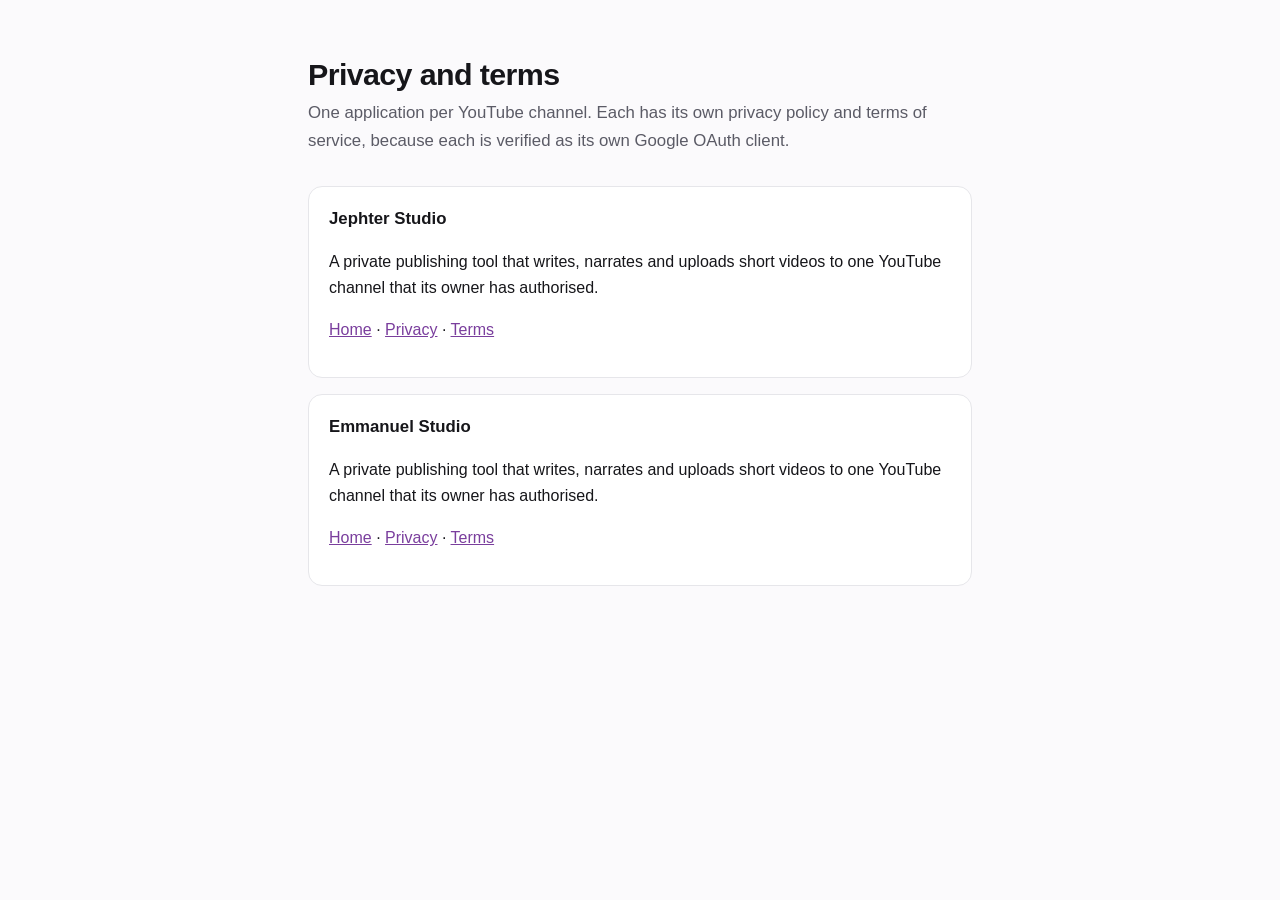
<file: web/site/index.html>
<!doctype html>
<html lang="en">
<head>
<meta charset="utf-8">
<meta name="viewport" content="width=device-width, initial-scale=1">
<title>Privacy and terms</title>
<link rel="stylesheet" href="assets/style.css">
</head>
<body>
<main>
<h1>Privacy and terms</h1>
<p class="lede">One application per YouTube channel. Each has its own privacy policy and terms of
service, because each is verified as its own Google OAuth client.</p>
<div class="card"><h2 style="margin-top:0">Jephter Studio</h2><p>A private publishing tool that writes, narrates and uploads short videos to one YouTube channel that its owner has authorised.</p><p><a href="jephter/index.html">Home</a> · <a href="jephter/privacy.html">Privacy</a> · <a href="jephter/terms.html">Terms</a></p></div>
<div class="card"><h2 style="margin-top:0">Emmanuel Studio</h2><p>A private publishing tool that writes, narrates and uploads short videos to one YouTube channel that its owner has authorised.</p><p><a href="emmanuel/index.html">Home</a> · <a href="emmanuel/privacy.html">Privacy</a> · <a href="emmanuel/terms.html">Terms</a></p></div>
</main>
</body>
</html>
</file>
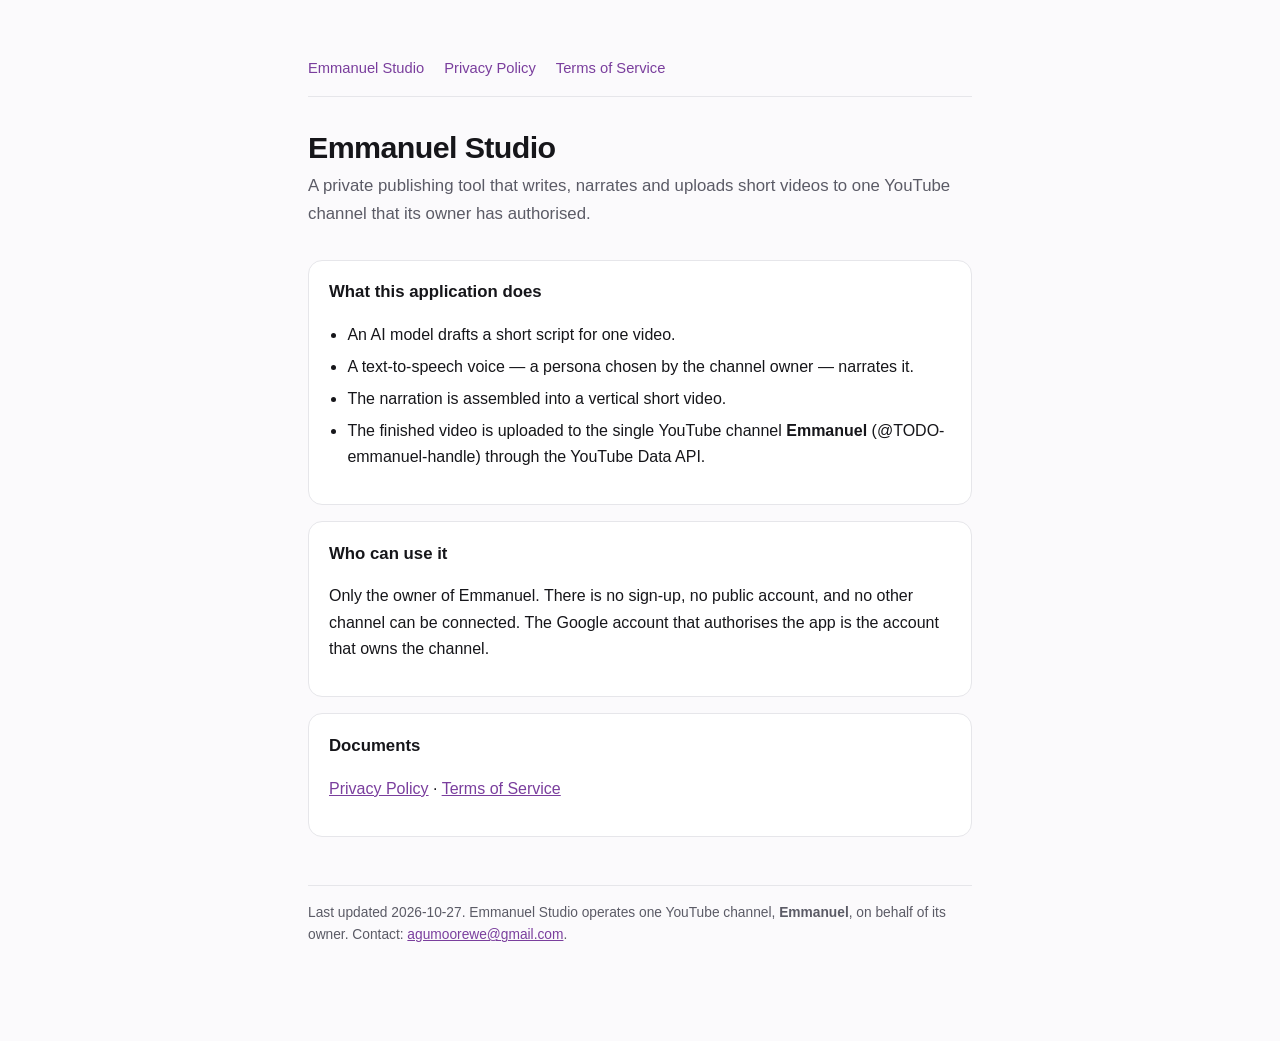
<file: web/site/emmanuel/index.html>
<!doctype html>
<html lang="en">
<head>
<meta charset="utf-8">
<meta name="viewport" content="width=device-width, initial-scale=1">
<title>Home — Emmanuel Studio</title>
<meta name="description" content="A private publishing tool that writes, narrates and uploads short videos to one YouTube channel that its owner has authorised.">
<link rel="stylesheet" href="../assets/style.css">
</head>
<body>
<main>
<nav><a href="index.html">Emmanuel Studio</a><a href="privacy.html">Privacy Policy</a><a href="terms.html">Terms of Service</a></nav>

<h1>Emmanuel Studio</h1>
<p class="lede">A private publishing tool that writes, narrates and uploads short videos to one YouTube channel that its owner has authorised.</p>
<div class="card">
  <h2 style="margin-top:0">What this application does</h2>
  <ul>
    <li>An AI model drafts a short script for one video.</li>
    <li>A text-to-speech voice — a persona chosen by the channel owner — narrates it.</li>
    <li>The narration is assembled into a vertical short video.</li>
    <li>The finished video is uploaded to the single YouTube channel
        <strong>Emmanuel</strong> (@TODO-emmanuel-handle) through the YouTube Data API.</li>
  </ul>
</div>
<div class="card">
  <h2 style="margin-top:0">Who can use it</h2>
  <p>Only the owner of Emmanuel. There is no sign-up, no public account, and no
     other channel can be connected. The Google account that authorises the app is the account
     that owns the channel.</p>
</div>
<div class="card">
  <h2 style="margin-top:0">Documents</h2>
  <p><a href="privacy.html">Privacy Policy</a> · <a href="terms.html">Terms of Service</a></p>
</div>

<p class="meta">Last updated 2026-10-27. Emmanuel Studio operates one YouTube
channel, <strong>Emmanuel</strong>, on behalf of its owner. Contact:
<a href="mailto:agumoorewe@gmail.com">agumoorewe@gmail.com</a>.</p>
</main>
</body>
</html>
</file>
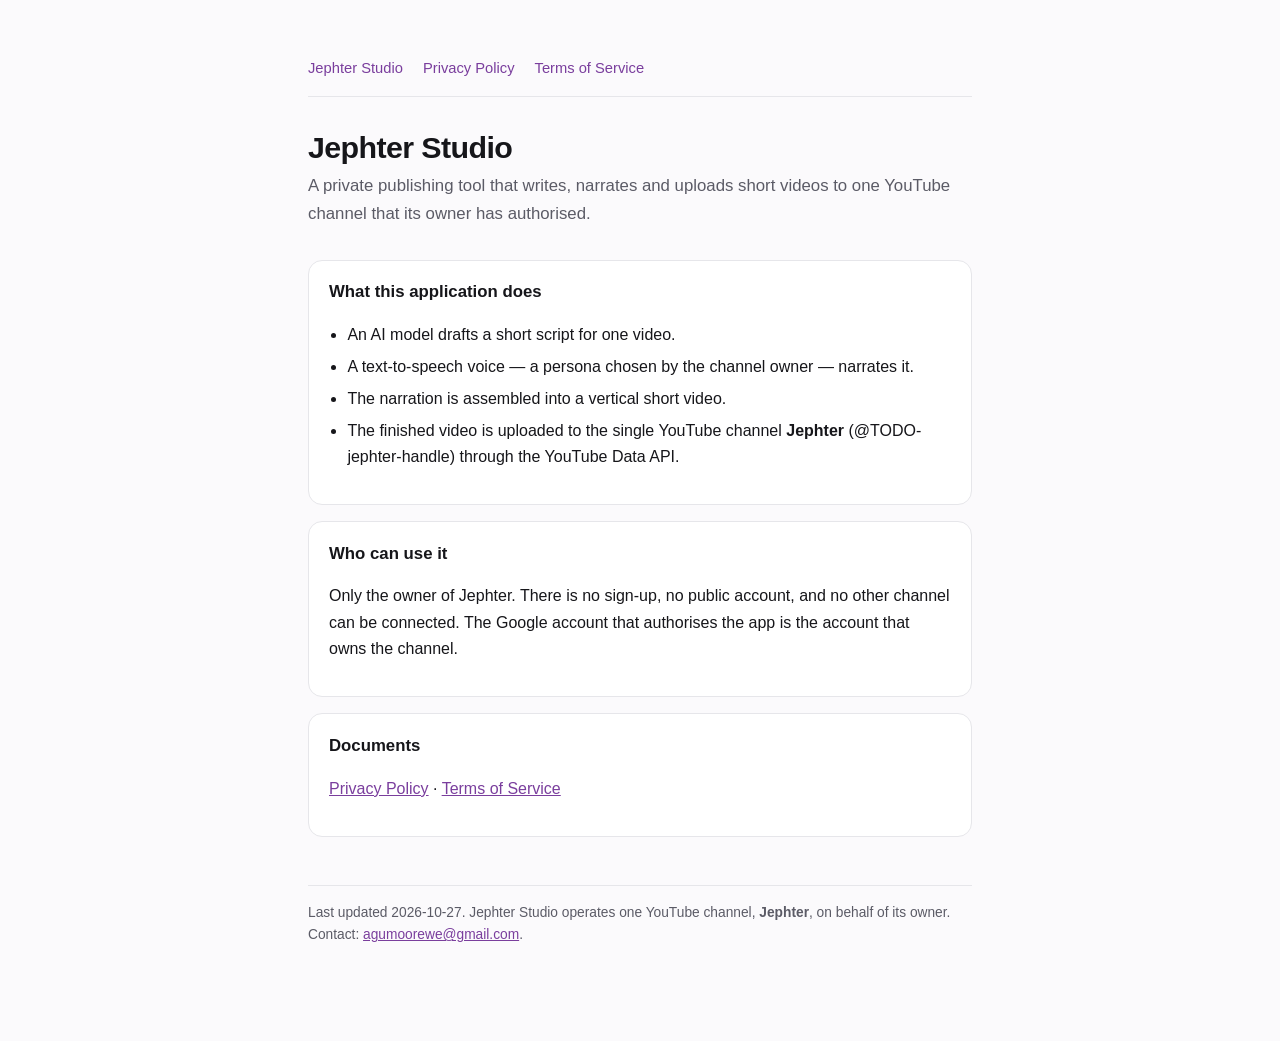
<file: web/site/jephter/index.html>
<!doctype html>
<html lang="en">
<head>
<meta charset="utf-8">
<meta name="viewport" content="width=device-width, initial-scale=1">
<title>Home — Jephter Studio</title>
<meta name="description" content="A private publishing tool that writes, narrates and uploads short videos to one YouTube channel that its owner has authorised.">
<link rel="stylesheet" href="../assets/style.css">
</head>
<body>
<main>
<nav><a href="index.html">Jephter Studio</a><a href="privacy.html">Privacy Policy</a><a href="terms.html">Terms of Service</a></nav>

<h1>Jephter Studio</h1>
<p class="lede">A private publishing tool that writes, narrates and uploads short videos to one YouTube channel that its owner has authorised.</p>
<div class="card">
  <h2 style="margin-top:0">What this application does</h2>
  <ul>
    <li>An AI model drafts a short script for one video.</li>
    <li>A text-to-speech voice — a persona chosen by the channel owner — narrates it.</li>
    <li>The narration is assembled into a vertical short video.</li>
    <li>The finished video is uploaded to the single YouTube channel
        <strong>Jephter</strong> (@TODO-jephter-handle) through the YouTube Data API.</li>
  </ul>
</div>
<div class="card">
  <h2 style="margin-top:0">Who can use it</h2>
  <p>Only the owner of Jephter. There is no sign-up, no public account, and no
     other channel can be connected. The Google account that authorises the app is the account
     that owns the channel.</p>
</div>
<div class="card">
  <h2 style="margin-top:0">Documents</h2>
  <p><a href="privacy.html">Privacy Policy</a> · <a href="terms.html">Terms of Service</a></p>
</div>

<p class="meta">Last updated 2026-10-27. Jephter Studio operates one YouTube
channel, <strong>Jephter</strong>, on behalf of its owner. Contact:
<a href="mailto:agumoorewe@gmail.com">agumoorewe@gmail.com</a>.</p>
</main>
</body>
</html>
</file>
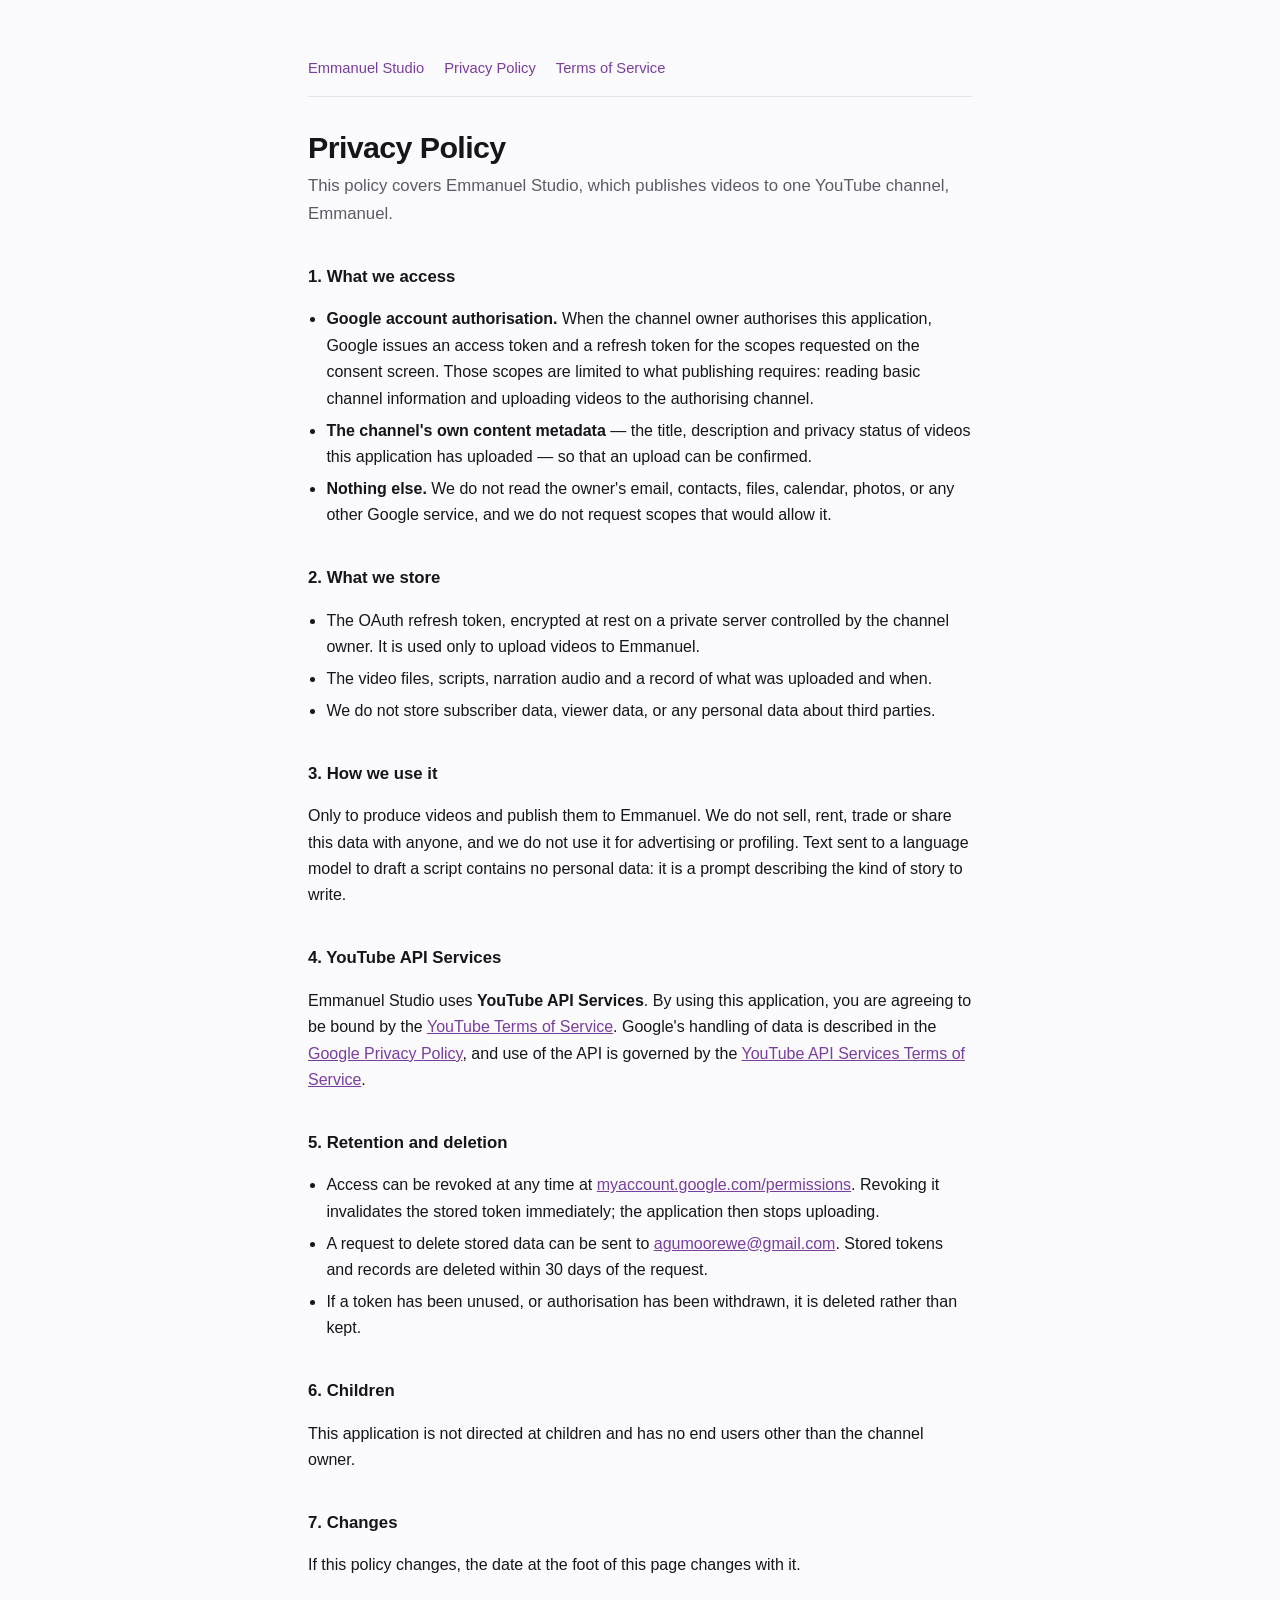
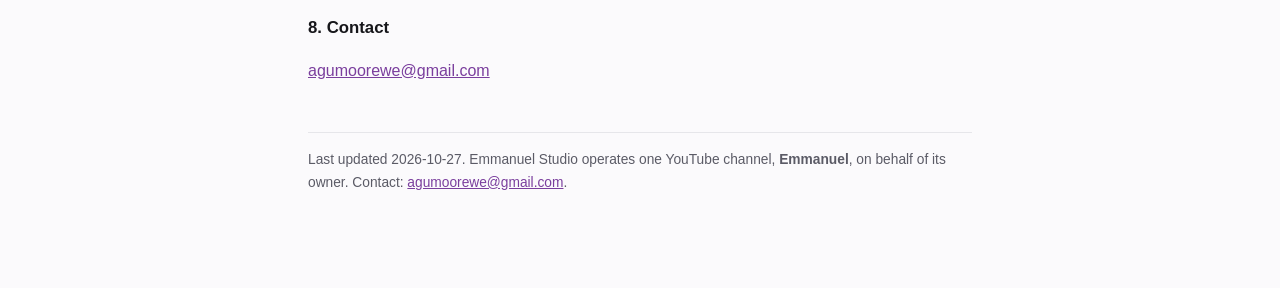
<file: web/site/emmanuel/privacy.html>
<!doctype html>
<html lang="en">
<head>
<meta charset="utf-8">
<meta name="viewport" content="width=device-width, initial-scale=1">
<title>Privacy Policy — Emmanuel Studio</title>
<meta name="description" content="A private publishing tool that writes, narrates and uploads short videos to one YouTube channel that its owner has authorised.">
<link rel="stylesheet" href="../assets/style.css">
</head>
<body>
<main>
<nav><a href="index.html">Emmanuel Studio</a><a href="privacy.html">Privacy Policy</a><a href="terms.html">Terms of Service</a></nav>

<h1>Privacy Policy</h1>
<p class="lede">This policy covers Emmanuel Studio, which publishes videos to one YouTube
channel, Emmanuel.</p>

<h2>1. What we access</h2>
<ul>
  <li><strong>Google account authorisation.</strong> When the channel owner authorises this
      application, Google issues an access token and a refresh token for the scopes requested on
      the consent screen. Those scopes are limited to what publishing requires: reading basic
      channel information and uploading videos to the authorising channel.</li>
  <li><strong>The channel's own content metadata</strong> — the title, description and privacy
      status of videos this application has uploaded — so that an upload can be confirmed.</li>
  <li><strong>Nothing else.</strong> We do not read the owner's email, contacts, files, calendar,
      photos, or any other Google service, and we do not request scopes that would allow it.</li>
</ul>

<h2>2. What we store</h2>
<ul>
  <li>The OAuth refresh token, encrypted at rest on a private server controlled by the channel
      owner. It is used only to upload videos to Emmanuel.</li>
  <li>The video files, scripts, narration audio and a record of what was uploaded and when.</li>
  <li>We do not store subscriber data, viewer data, or any personal data about third parties.</li>
</ul>

<h2>3. How we use it</h2>
<p>Only to produce videos and publish them to Emmanuel. We do not sell, rent, trade or
share this data with anyone, and we do not use it for advertising or profiling. Text sent to a
language model to draft a script contains no personal data: it is a prompt describing the kind of
story to write.</p>

<h2>4. YouTube API Services</h2>
<p>Emmanuel Studio uses <strong>YouTube API Services</strong>. By using this application, you
are agreeing to be bound by the <a href="https://www.youtube.com/t/terms" rel="noopener">YouTube Terms of Service</a>.
Google's handling of data is described in the
<a href="https://policies.google.com/privacy" rel="noopener">Google Privacy Policy</a>, and use of the API is governed
by the <a href="https://developers.google.com/youtube/terms/api-services-terms-of-service" rel="noopener">YouTube API Services Terms of Service</a>.</p>

<h2>5. Retention and deletion</h2>
<ul>
  <li>Access can be revoked at any time at
      <a href="https://myaccount.google.com/permissions" rel="noopener">myaccount.google.com/permissions</a>. Revoking
      it invalidates the stored token immediately; the application then stops uploading.</li>
  <li>A request to delete stored data can be sent to
      <a href="mailto:agumoorewe@gmail.com">agumoorewe@gmail.com</a>. Stored tokens and records
      are deleted within 30 days of the request.</li>
  <li>If a token has been unused, or authorisation has been withdrawn, it is deleted rather than
      kept.</li>
</ul>

<h2>6. Children</h2>
<p>This application is not directed at children and has no end users other than the channel
owner.</p>

<h2>7. Changes</h2>
<p>If this policy changes, the date at the foot of this page changes with it.</p>

<h2>8. Contact</h2>
<p><a href="mailto:agumoorewe@gmail.com">agumoorewe@gmail.com</a></p>

<p class="meta">Last updated 2026-10-27. Emmanuel Studio operates one YouTube
channel, <strong>Emmanuel</strong>, on behalf of its owner. Contact:
<a href="mailto:agumoorewe@gmail.com">agumoorewe@gmail.com</a>.</p>
</main>
</body>
</html>
</file>
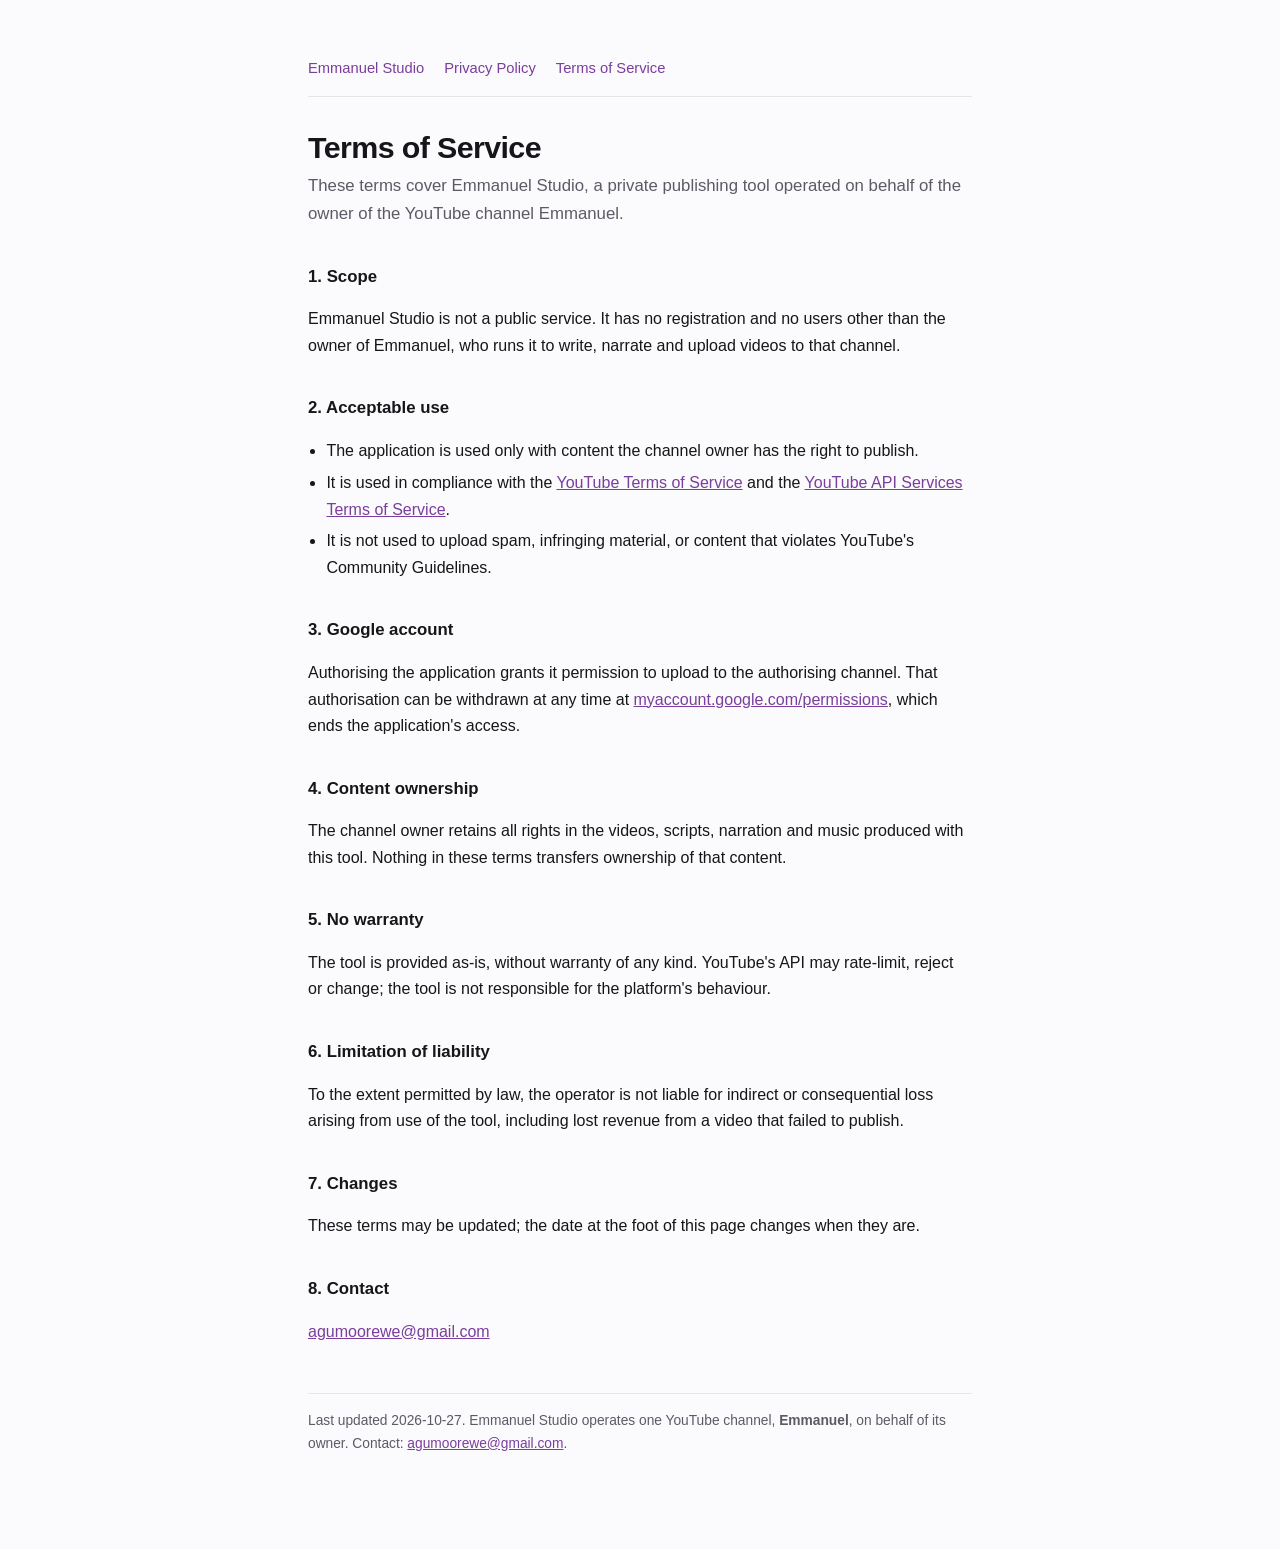
<file: web/site/emmanuel/terms.html>
<!doctype html>
<html lang="en">
<head>
<meta charset="utf-8">
<meta name="viewport" content="width=device-width, initial-scale=1">
<title>Terms of Service — Emmanuel Studio</title>
<meta name="description" content="A private publishing tool that writes, narrates and uploads short videos to one YouTube channel that its owner has authorised.">
<link rel="stylesheet" href="../assets/style.css">
</head>
<body>
<main>
<nav><a href="index.html">Emmanuel Studio</a><a href="privacy.html">Privacy Policy</a><a href="terms.html">Terms of Service</a></nav>

<h1>Terms of Service</h1>
<p class="lede">These terms cover Emmanuel Studio, a private publishing tool operated on
behalf of the owner of the YouTube channel Emmanuel.</p>

<h2>1. Scope</h2>
<p>Emmanuel Studio is not a public service. It has no registration and no users other than
the owner of Emmanuel, who runs it to write, narrate and upload videos to that channel.</p>

<h2>2. Acceptable use</h2>
<ul>
  <li>The application is used only with content the channel owner has the right to publish.</li>
  <li>It is used in compliance with the
      <a href="https://www.youtube.com/t/terms" rel="noopener">YouTube Terms of Service</a> and the
      <a href="https://developers.google.com/youtube/terms/api-services-terms-of-service" rel="noopener">YouTube API Services Terms of Service</a>.</li>
  <li>It is not used to upload spam, infringing material, or content that violates YouTube's
      Community Guidelines.</li>
</ul>

<h2>3. Google account</h2>
<p>Authorising the application grants it permission to upload to the authorising channel. That
authorisation can be withdrawn at any time at
<a href="https://myaccount.google.com/permissions" rel="noopener">myaccount.google.com/permissions</a>, which ends the
application's access.</p>

<h2>4. Content ownership</h2>
<p>The channel owner retains all rights in the videos, scripts, narration and music produced with
this tool. Nothing in these terms transfers ownership of that content.</p>

<h2>5. No warranty</h2>
<p>The tool is provided as-is, without warranty of any kind. YouTube's API may rate-limit, reject or
change; the tool is not responsible for the platform's behaviour.</p>

<h2>6. Limitation of liability</h2>
<p>To the extent permitted by law, the operator is not liable for indirect or consequential loss
arising from use of the tool, including lost revenue from a video that failed to publish.</p>

<h2>7. Changes</h2>
<p>These terms may be updated; the date at the foot of this page changes when they are.</p>

<h2>8. Contact</h2>
<p><a href="mailto:agumoorewe@gmail.com">agumoorewe@gmail.com</a></p>

<p class="meta">Last updated 2026-10-27. Emmanuel Studio operates one YouTube
channel, <strong>Emmanuel</strong>, on behalf of its owner. Contact:
<a href="mailto:agumoorewe@gmail.com">agumoorewe@gmail.com</a>.</p>
</main>
</body>
</html>
</file>
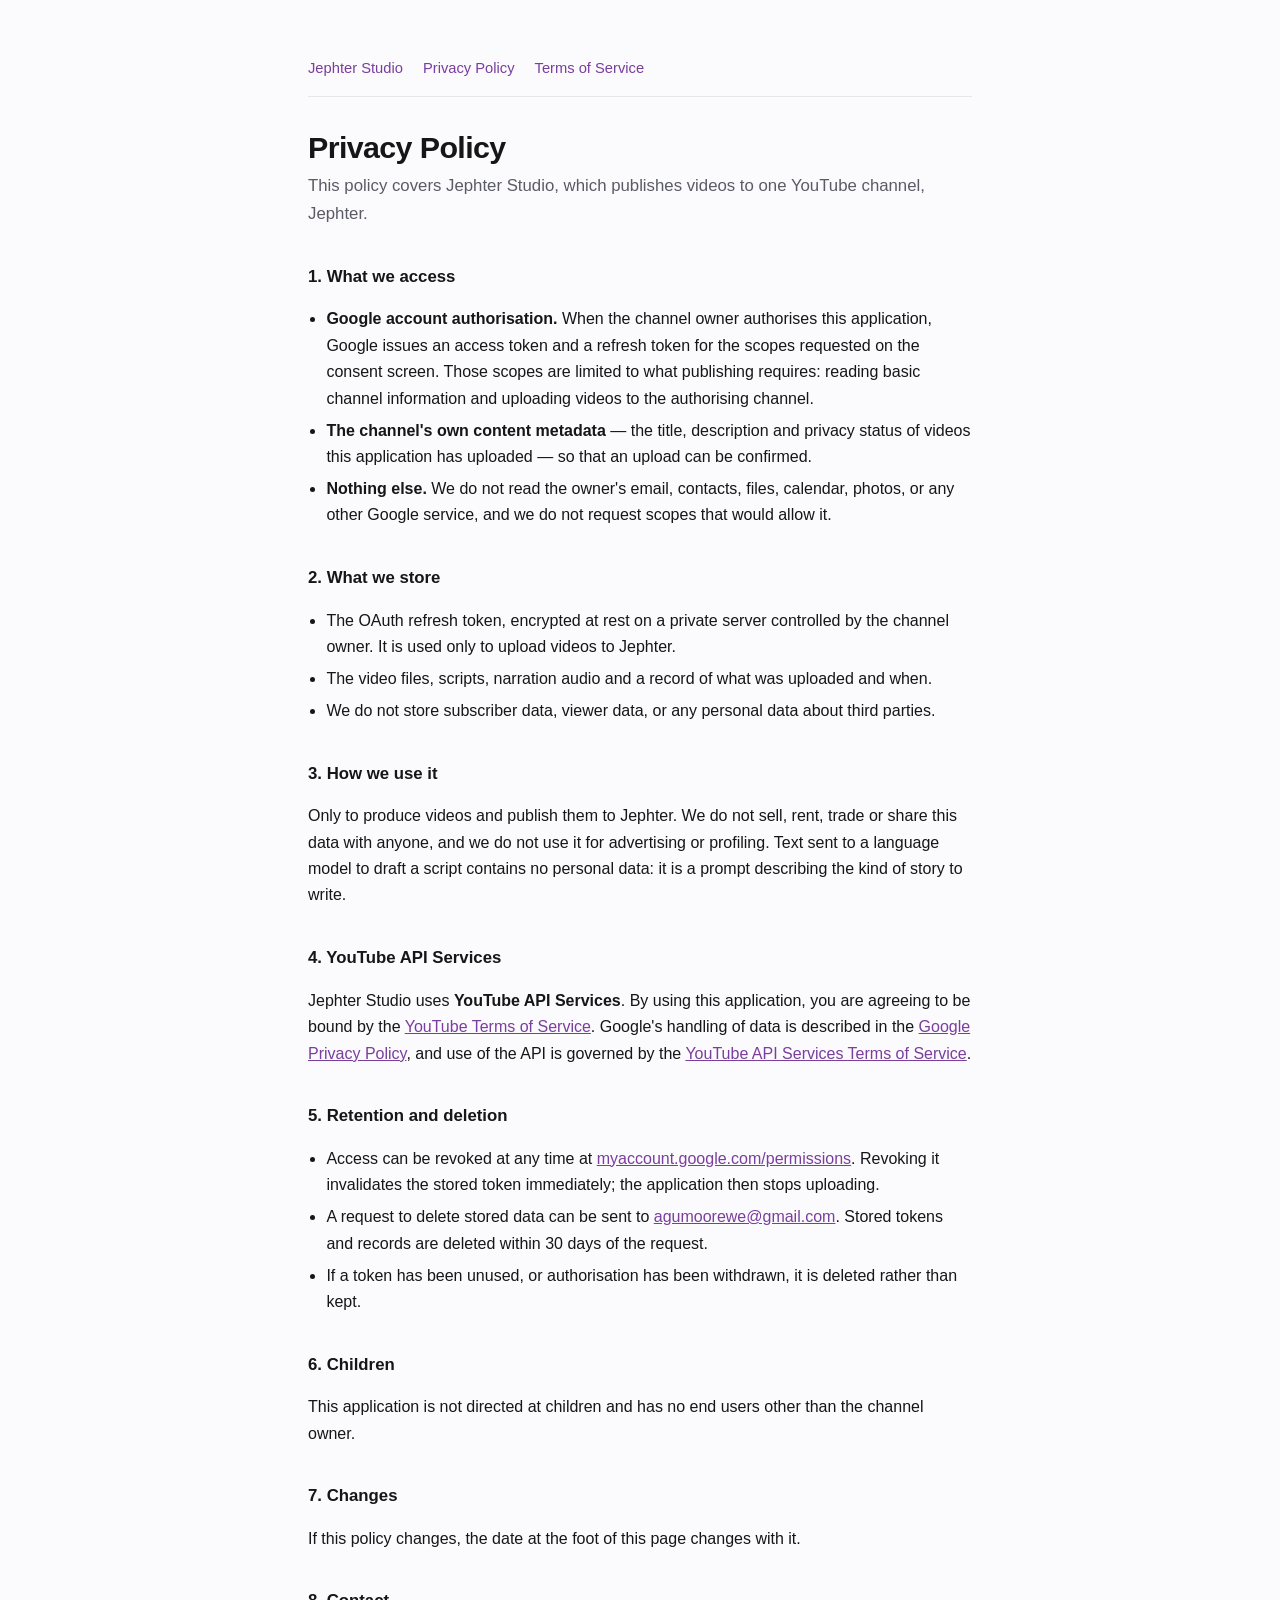
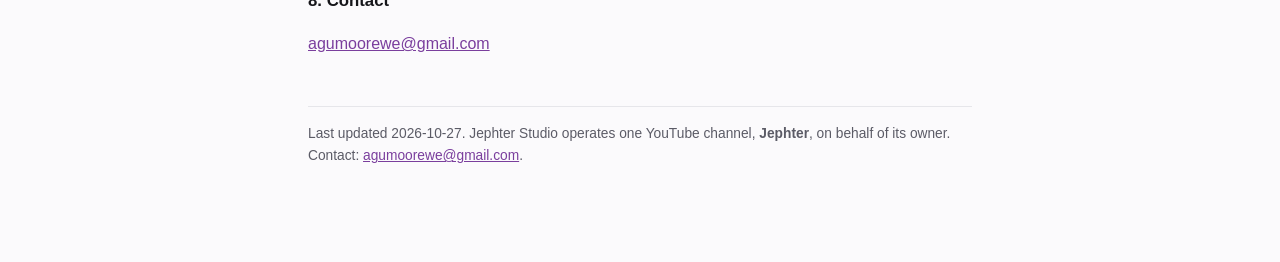
<file: web/site/jephter/privacy.html>
<!doctype html>
<html lang="en">
<head>
<meta charset="utf-8">
<meta name="viewport" content="width=device-width, initial-scale=1">
<title>Privacy Policy — Jephter Studio</title>
<meta name="description" content="A private publishing tool that writes, narrates and uploads short videos to one YouTube channel that its owner has authorised.">
<link rel="stylesheet" href="../assets/style.css">
</head>
<body>
<main>
<nav><a href="index.html">Jephter Studio</a><a href="privacy.html">Privacy Policy</a><a href="terms.html">Terms of Service</a></nav>

<h1>Privacy Policy</h1>
<p class="lede">This policy covers Jephter Studio, which publishes videos to one YouTube
channel, Jephter.</p>

<h2>1. What we access</h2>
<ul>
  <li><strong>Google account authorisation.</strong> When the channel owner authorises this
      application, Google issues an access token and a refresh token for the scopes requested on
      the consent screen. Those scopes are limited to what publishing requires: reading basic
      channel information and uploading videos to the authorising channel.</li>
  <li><strong>The channel's own content metadata</strong> — the title, description and privacy
      status of videos this application has uploaded — so that an upload can be confirmed.</li>
  <li><strong>Nothing else.</strong> We do not read the owner's email, contacts, files, calendar,
      photos, or any other Google service, and we do not request scopes that would allow it.</li>
</ul>

<h2>2. What we store</h2>
<ul>
  <li>The OAuth refresh token, encrypted at rest on a private server controlled by the channel
      owner. It is used only to upload videos to Jephter.</li>
  <li>The video files, scripts, narration audio and a record of what was uploaded and when.</li>
  <li>We do not store subscriber data, viewer data, or any personal data about third parties.</li>
</ul>

<h2>3. How we use it</h2>
<p>Only to produce videos and publish them to Jephter. We do not sell, rent, trade or
share this data with anyone, and we do not use it for advertising or profiling. Text sent to a
language model to draft a script contains no personal data: it is a prompt describing the kind of
story to write.</p>

<h2>4. YouTube API Services</h2>
<p>Jephter Studio uses <strong>YouTube API Services</strong>. By using this application, you
are agreeing to be bound by the <a href="https://www.youtube.com/t/terms" rel="noopener">YouTube Terms of Service</a>.
Google's handling of data is described in the
<a href="https://policies.google.com/privacy" rel="noopener">Google Privacy Policy</a>, and use of the API is governed
by the <a href="https://developers.google.com/youtube/terms/api-services-terms-of-service" rel="noopener">YouTube API Services Terms of Service</a>.</p>

<h2>5. Retention and deletion</h2>
<ul>
  <li>Access can be revoked at any time at
      <a href="https://myaccount.google.com/permissions" rel="noopener">myaccount.google.com/permissions</a>. Revoking
      it invalidates the stored token immediately; the application then stops uploading.</li>
  <li>A request to delete stored data can be sent to
      <a href="mailto:agumoorewe@gmail.com">agumoorewe@gmail.com</a>. Stored tokens and records
      are deleted within 30 days of the request.</li>
  <li>If a token has been unused, or authorisation has been withdrawn, it is deleted rather than
      kept.</li>
</ul>

<h2>6. Children</h2>
<p>This application is not directed at children and has no end users other than the channel
owner.</p>

<h2>7. Changes</h2>
<p>If this policy changes, the date at the foot of this page changes with it.</p>

<h2>8. Contact</h2>
<p><a href="mailto:agumoorewe@gmail.com">agumoorewe@gmail.com</a></p>

<p class="meta">Last updated 2026-10-27. Jephter Studio operates one YouTube
channel, <strong>Jephter</strong>, on behalf of its owner. Contact:
<a href="mailto:agumoorewe@gmail.com">agumoorewe@gmail.com</a>.</p>
</main>
</body>
</html>
</file>
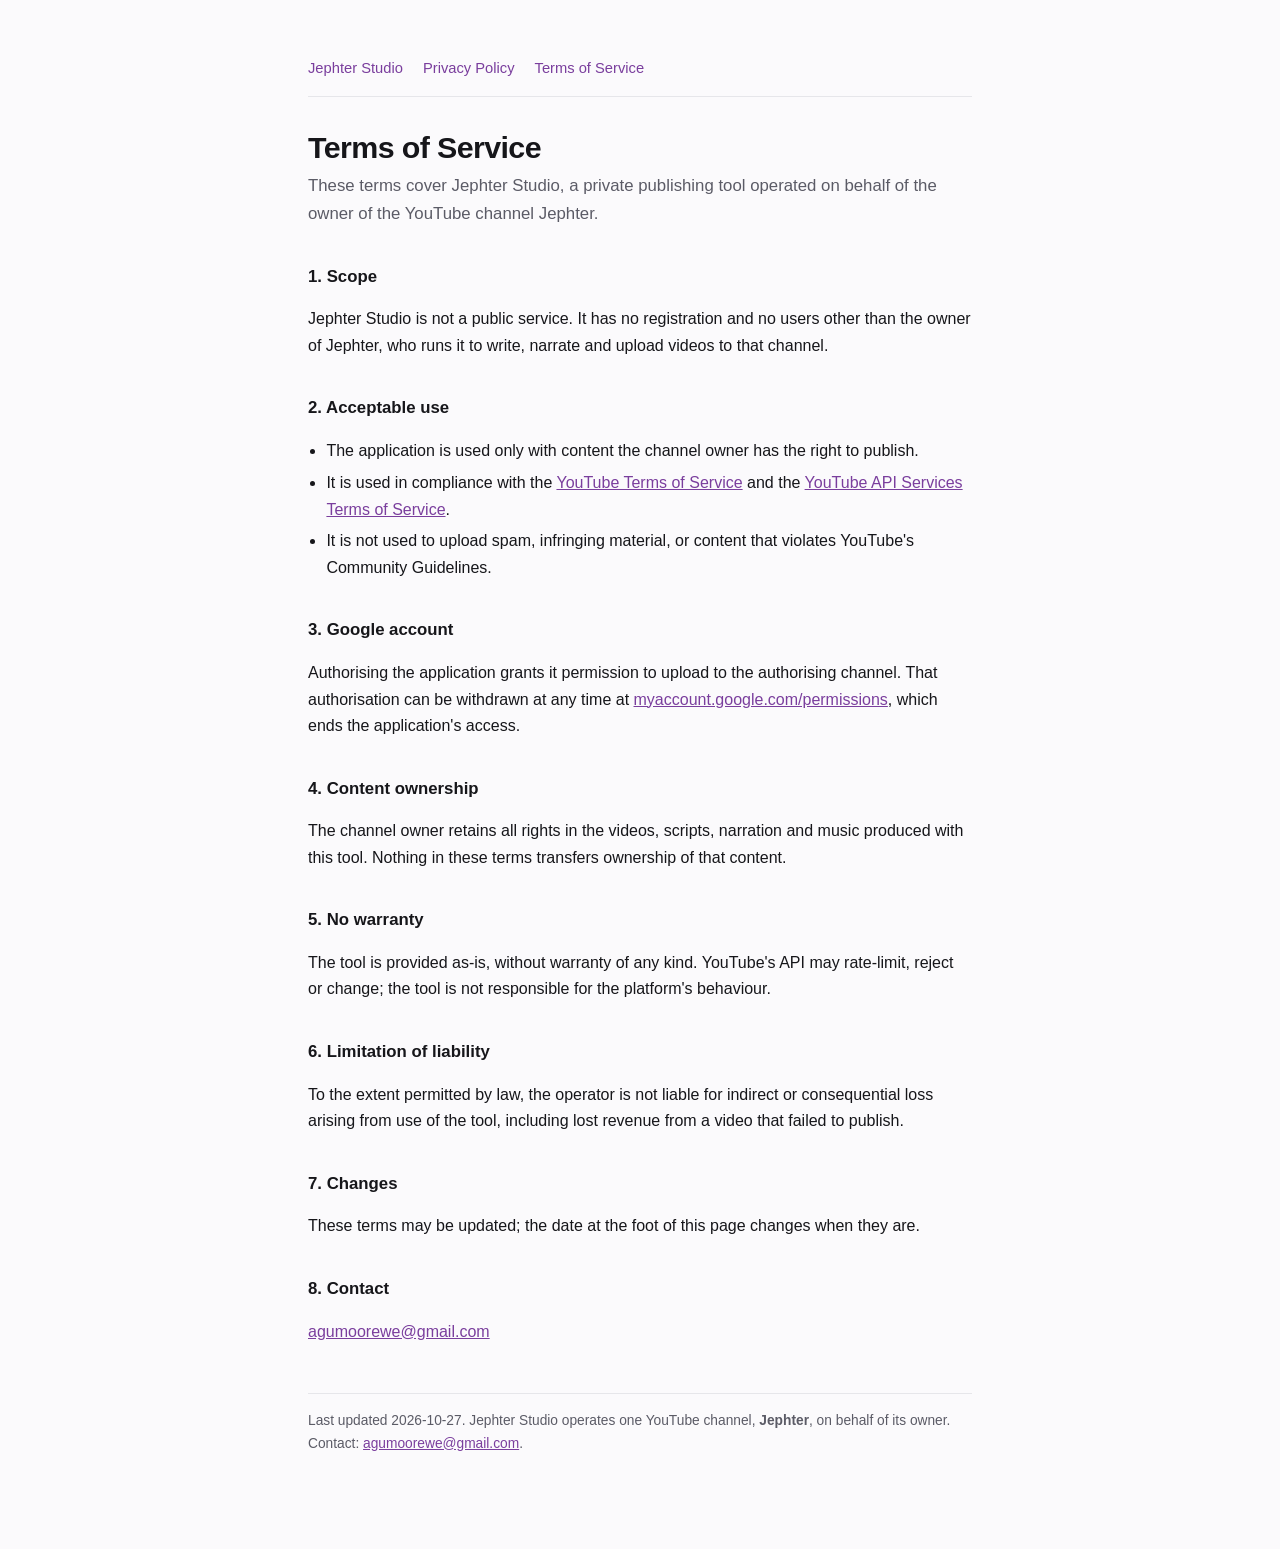
<file: web/site/jephter/terms.html>
<!doctype html>
<html lang="en">
<head>
<meta charset="utf-8">
<meta name="viewport" content="width=device-width, initial-scale=1">
<title>Terms of Service — Jephter Studio</title>
<meta name="description" content="A private publishing tool that writes, narrates and uploads short videos to one YouTube channel that its owner has authorised.">
<link rel="stylesheet" href="../assets/style.css">
</head>
<body>
<main>
<nav><a href="index.html">Jephter Studio</a><a href="privacy.html">Privacy Policy</a><a href="terms.html">Terms of Service</a></nav>

<h1>Terms of Service</h1>
<p class="lede">These terms cover Jephter Studio, a private publishing tool operated on
behalf of the owner of the YouTube channel Jephter.</p>

<h2>1. Scope</h2>
<p>Jephter Studio is not a public service. It has no registration and no users other than
the owner of Jephter, who runs it to write, narrate and upload videos to that channel.</p>

<h2>2. Acceptable use</h2>
<ul>
  <li>The application is used only with content the channel owner has the right to publish.</li>
  <li>It is used in compliance with the
      <a href="https://www.youtube.com/t/terms" rel="noopener">YouTube Terms of Service</a> and the
      <a href="https://developers.google.com/youtube/terms/api-services-terms-of-service" rel="noopener">YouTube API Services Terms of Service</a>.</li>
  <li>It is not used to upload spam, infringing material, or content that violates YouTube's
      Community Guidelines.</li>
</ul>

<h2>3. Google account</h2>
<p>Authorising the application grants it permission to upload to the authorising channel. That
authorisation can be withdrawn at any time at
<a href="https://myaccount.google.com/permissions" rel="noopener">myaccount.google.com/permissions</a>, which ends the
application's access.</p>

<h2>4. Content ownership</h2>
<p>The channel owner retains all rights in the videos, scripts, narration and music produced with
this tool. Nothing in these terms transfers ownership of that content.</p>

<h2>5. No warranty</h2>
<p>The tool is provided as-is, without warranty of any kind. YouTube's API may rate-limit, reject or
change; the tool is not responsible for the platform's behaviour.</p>

<h2>6. Limitation of liability</h2>
<p>To the extent permitted by law, the operator is not liable for indirect or consequential loss
arising from use of the tool, including lost revenue from a video that failed to publish.</p>

<h2>7. Changes</h2>
<p>These terms may be updated; the date at the foot of this page changes when they are.</p>

<h2>8. Contact</h2>
<p><a href="mailto:agumoorewe@gmail.com">agumoorewe@gmail.com</a></p>

<p class="meta">Last updated 2026-10-27. Jephter Studio operates one YouTube
channel, <strong>Jephter</strong>, on behalf of its owner. Contact:
<a href="mailto:agumoorewe@gmail.com">agumoorewe@gmail.com</a>.</p>
</main>
</body>
</html>
</file>
<file: web/site/assets/style.css>
:root { --ink:#16161a; --muted:#5b5b66; --line:#e6e6ea; --accent:#7a3e9d; --bg:#fbfafc; }
* { box-sizing:border-box; }
body { margin:0; background:var(--bg); color:var(--ink);
  font:16px/1.65 -apple-system,BlinkMacSystemFont,"Segoe UI",Roboto,Helvetica,Arial,sans-serif; }
main { max-width:44rem; margin:0 auto; padding:3.5rem 1.25rem 5rem; }
h1 { font-size:1.9rem; line-height:1.2; letter-spacing:-.02em; margin:0 0 .4rem; }
h2 { font-size:1.05rem; margin:2.2rem 0 .5rem; }
p, li { color:var(--ink); }
.lede { color:var(--muted); font-size:1.05rem; margin:0 0 2rem; }
nav { display:flex; gap:1.25rem; flex-wrap:wrap; border-bottom:1px solid var(--line);
  padding-bottom:1rem; margin-bottom:2rem; font-size:.92rem; }
nav a { color:var(--accent); text-decoration:none; }
nav a:hover { text-decoration:underline; }
a { color:var(--accent); }
ul { padding-left:1.15rem; }
li { margin:.35rem 0; }
.meta { margin-top:3rem; padding-top:1rem; border-top:1px solid var(--line);
  color:var(--muted); font-size:.86rem; }
.card { background:#fff; border:1px solid var(--line); border-radius:14px; padding:1.1rem 1.25rem; }
.card + .card { margin-top:1rem; }
</file>
